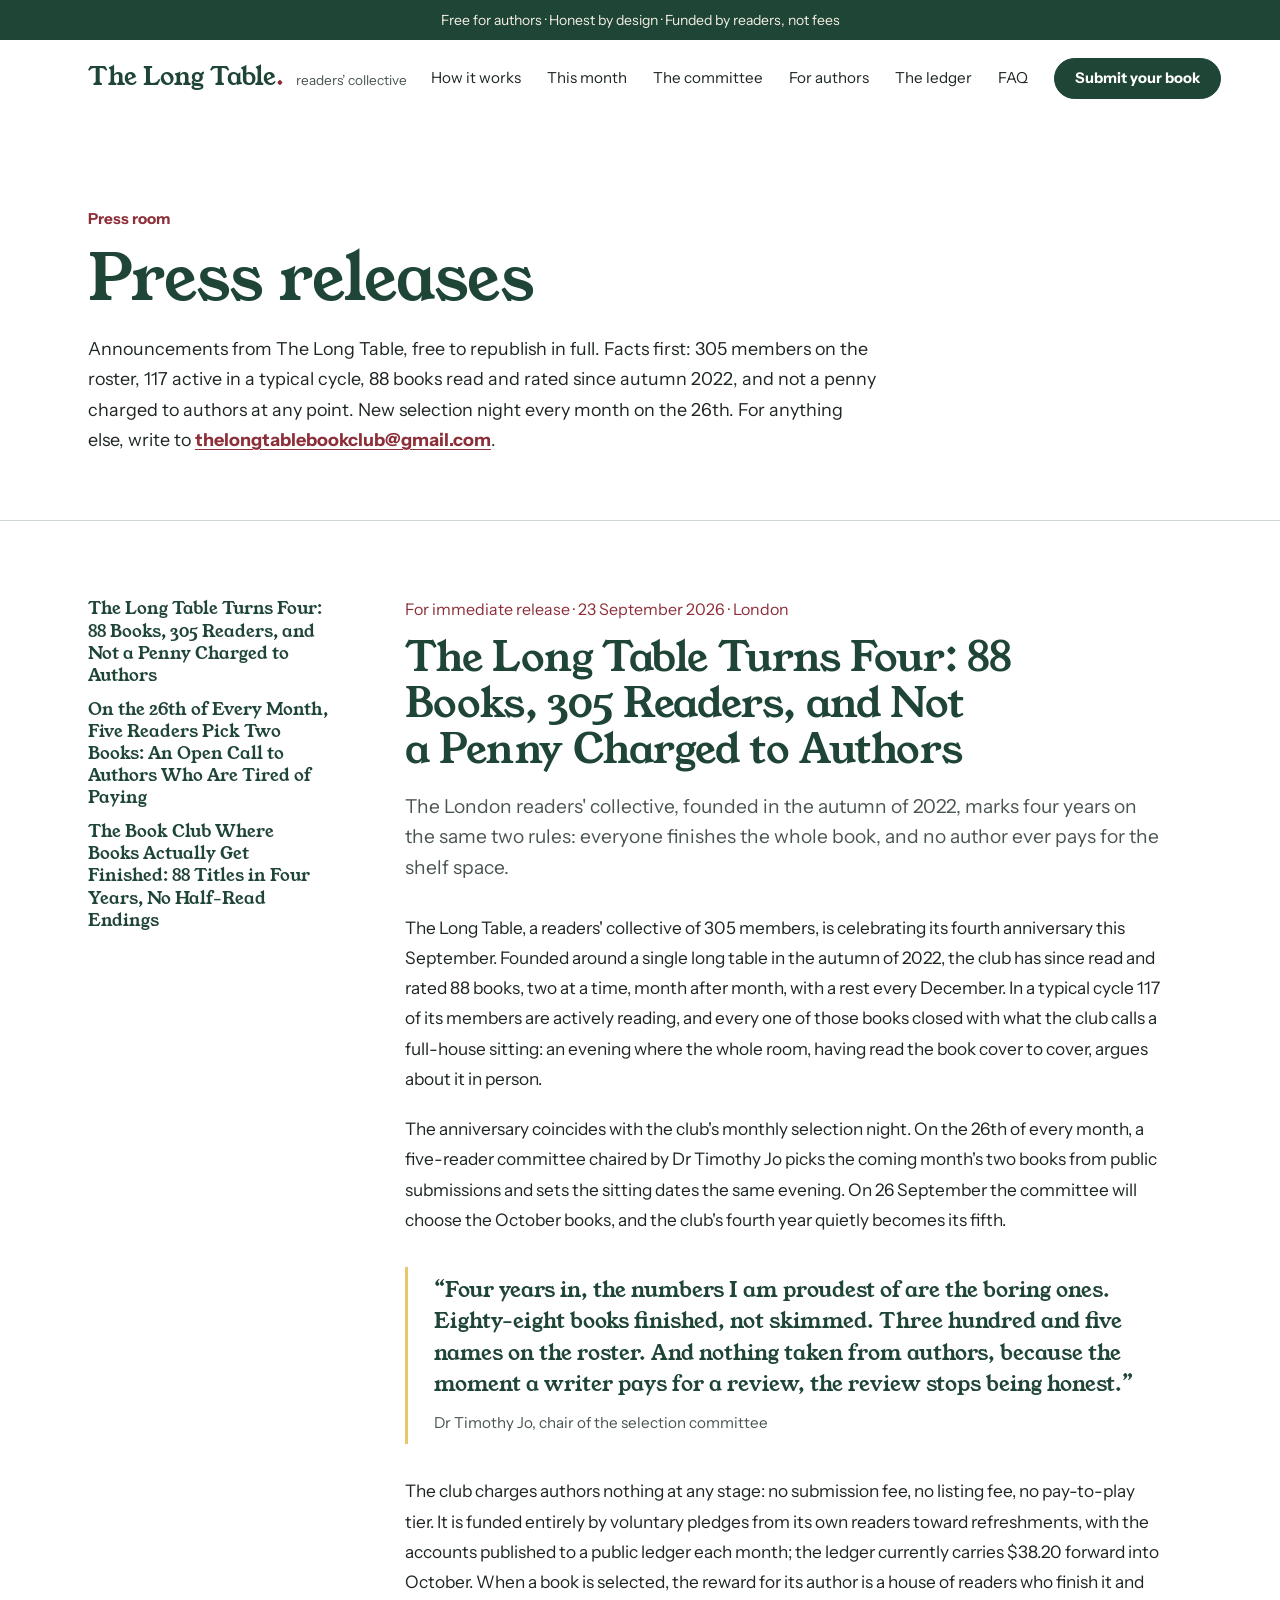
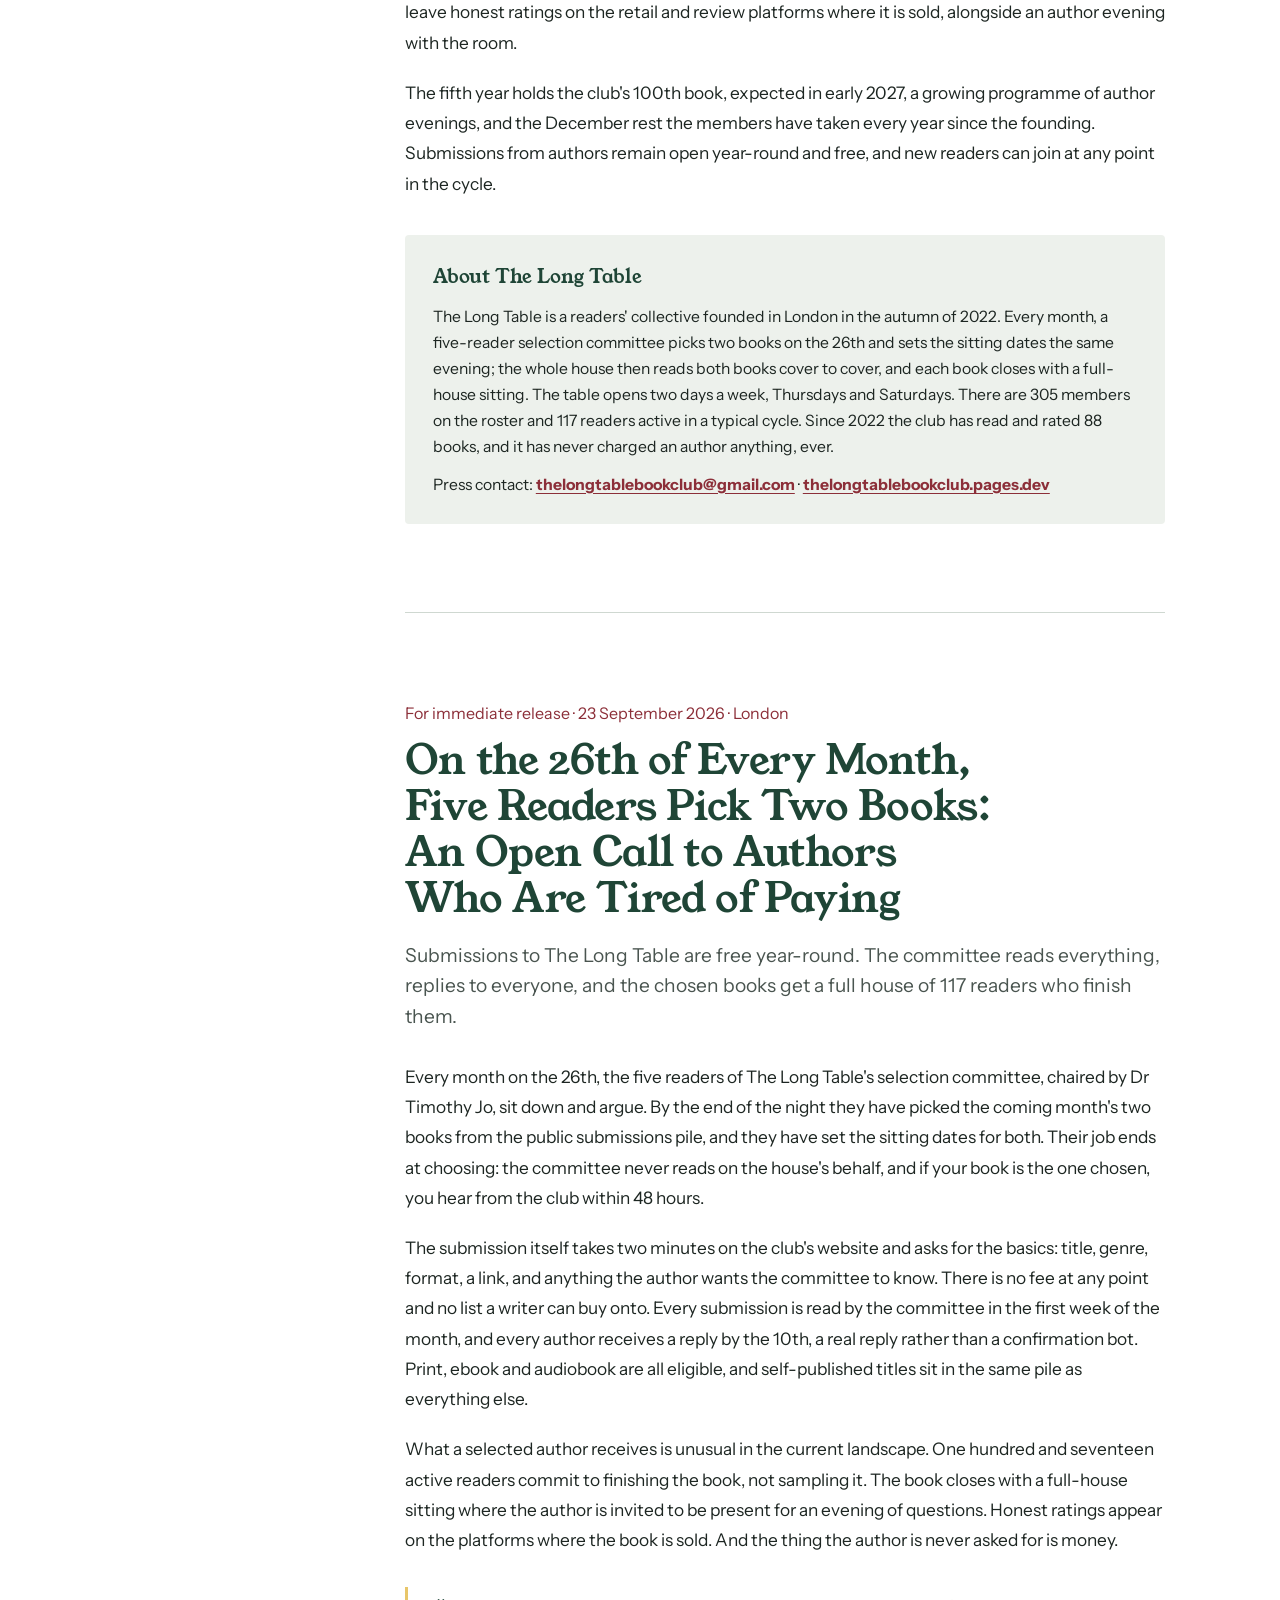
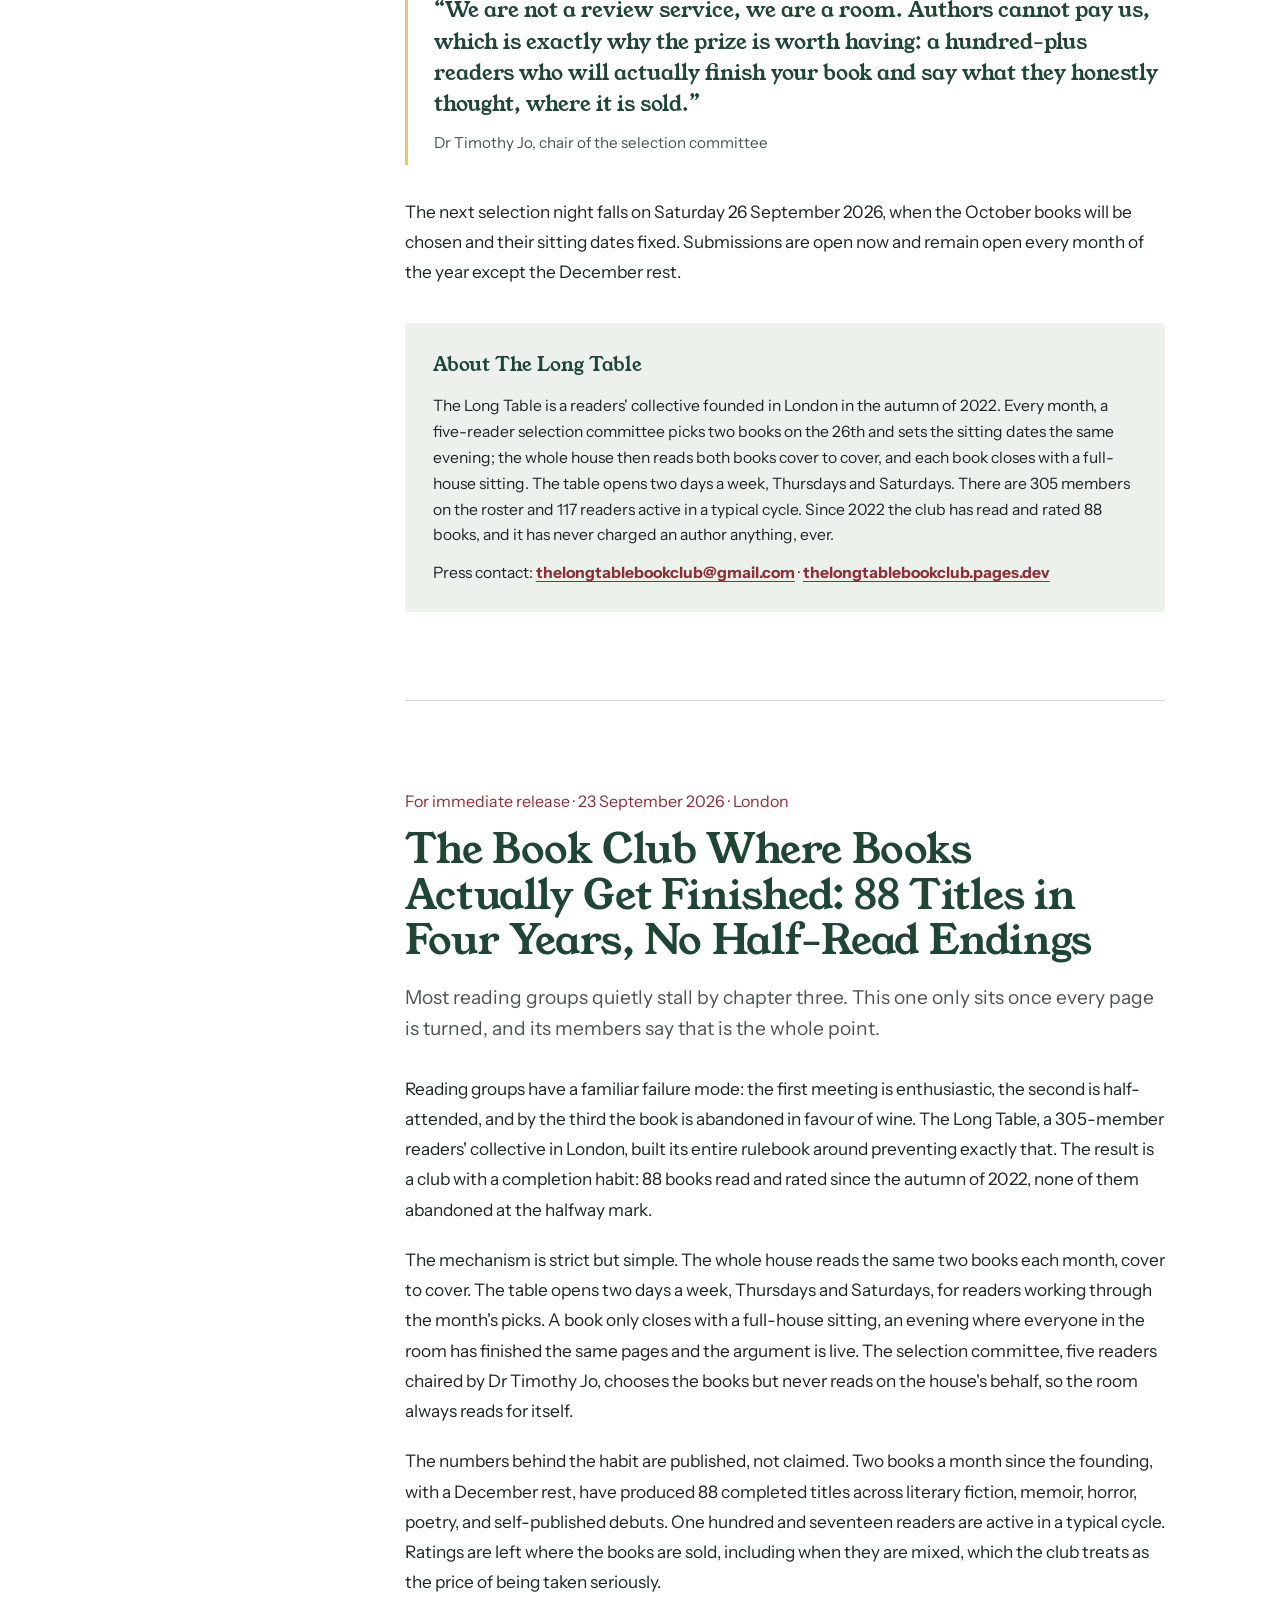
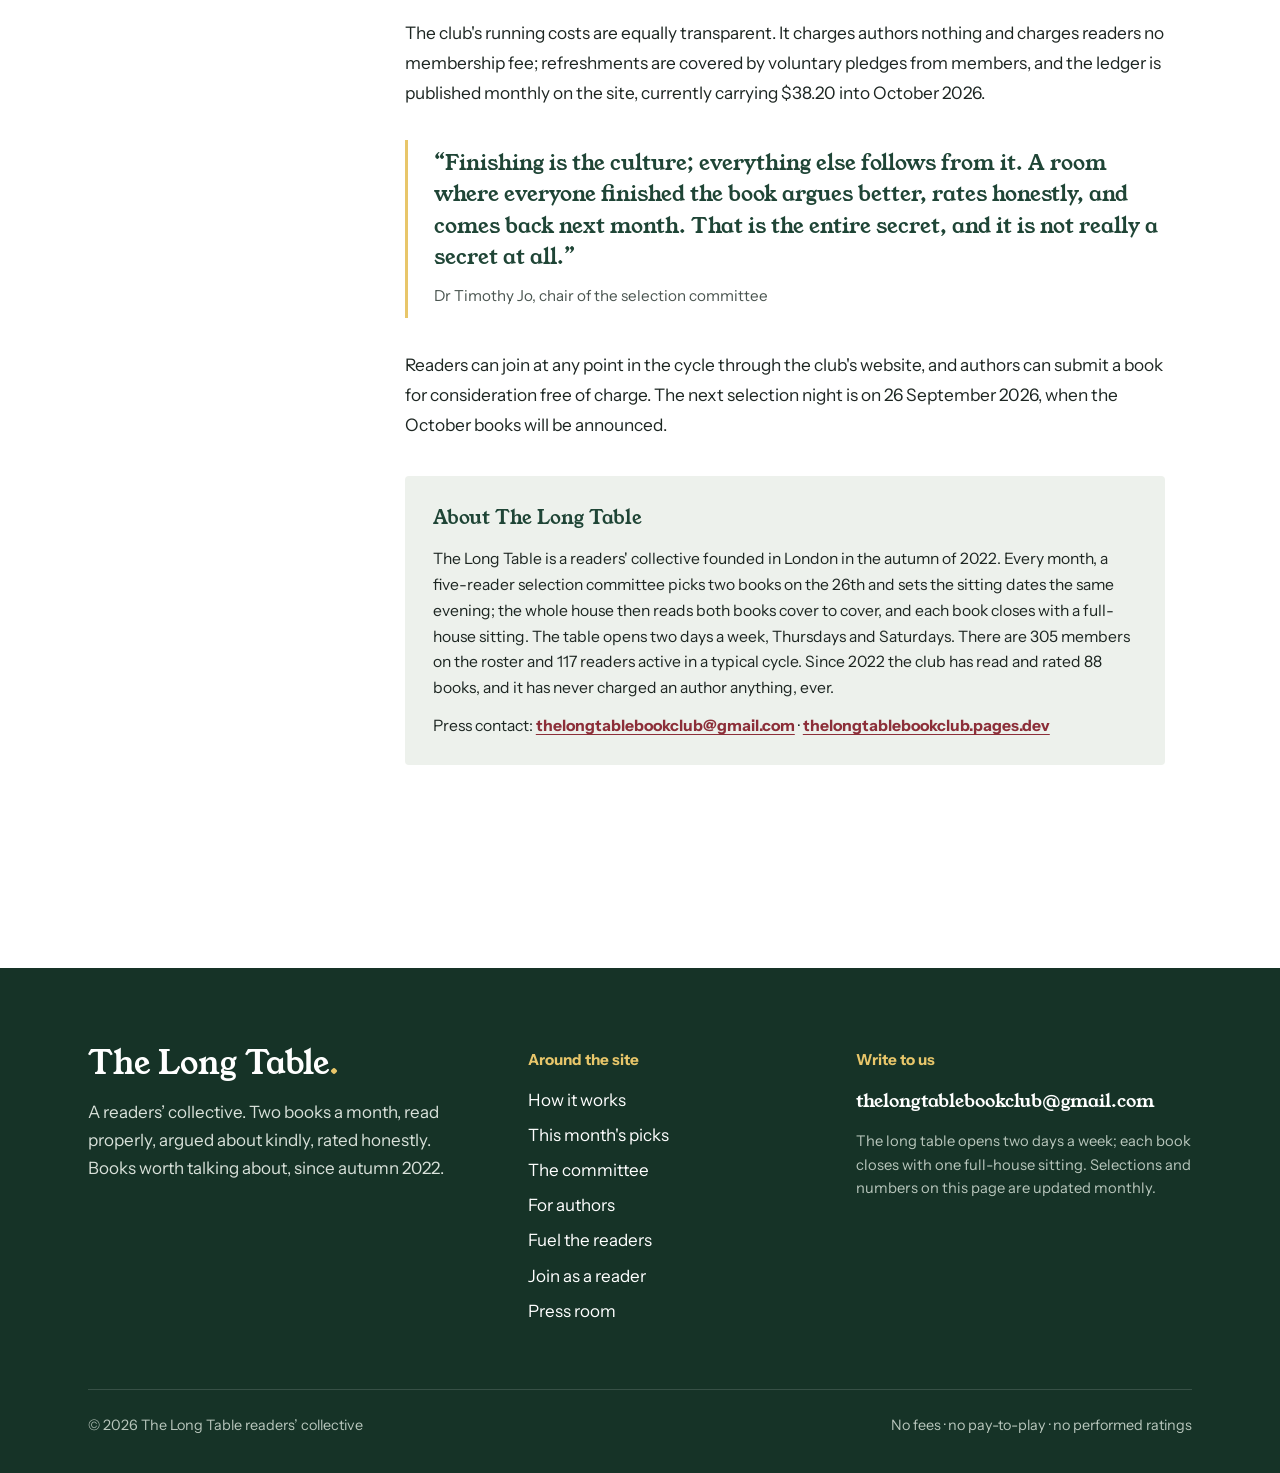
<file: press.html>
<!DOCTYPE html>
<html lang="en">
<head>
<meta charset="utf-8">
<meta name="viewport" content="width=device-width, initial-scale=1">
<title>Press room · The Long Table</title>
<meta name="description" content="Press releases from The Long Table readers' collective: four years, 88 books, 305 readers, and never a fee for authors. Selection night on the 26th of every month.">
<meta property="og:title" content="The Long Table · Books worth talking about">
<meta property="og:description" content="Two books a month. All 305 of us read them. Honest ratings on the platforms where you sell. Free for authors, always.">
<meta property="og:site_name" content="The Long Table">
<meta property="og:type" content="website">
<meta name="theme-color" content="#1f4536">
<link rel="icon" href="icon.svg">
<link rel="preload" href="fonts/young-serif.woff" as="font" type="font/woff" crossorigin>
<link rel="stylesheet" href="styles.css">
</head>
<body>
<a class="skip" href="#main">Skip to content</a>
<div class="strip"><p>Free for authors · Honest by design · Funded by readers, not fees</p></div>
<header class="site-header" id="site-header">
  <div class="wrap site-header__bar">
    <a class="brand" href="./#top">
      <span class="brand__name">The Long Table<span>.</span></span>
      <span class="brand__tag">readers’ collective</span>
    </a>
    <nav class="nav" aria-label="Main">
      <a href="./#how">How it works</a>
      <a href="./#picks">This month</a>
      <a href="./#committee">The committee</a>
      <a href="./#authors">For authors</a>
      <a href="./#ledger">The ledger</a>
      <a href="./#faq">FAQ</a>
      <a class="btn" href="./#authors">Submit your book</a>
    </nav>
    <button class="menu-toggle" type="button" aria-expanded="false" aria-controls="mobile-nav" aria-label="Open menu"><span></span></button>
  </div>
  <nav class="mobile-nav" id="mobile-nav" aria-label="Mobile">
    <a href="./#how">How it works</a>
    <a href="./#picks">This month</a>
    <a href="./#committee">The committee</a>
    <a href="./#authors">For authors</a>
    <a href="./#ledger">The ledger</a>
    <a href="./#faq">FAQ</a>
    <a class="btn" href="./#authors">Submit your book</a>
  </nav>
</header>
<main id="main">
<section class="press-hero"><div class="wrap">
<p class="kicker">Press room</p><h1>Press releases</h1>
<p>Announcements from The Long Table, free to republish in full. Facts first: 305 members on the roster, 117 active in a typical cycle, 88 books read and rated since autumn 2022, and not a penny charged to authors at any point. New selection night every month on the 26th. For anything else, write to <a href="mailto:thelongtablebookclub@gmail.com">thelongtablebookclub@gmail.com</a>.</p>
</div></section>
<div class="wrap press-layout">
<nav class="press-toc" aria-label="Press releases"><ul>
<li><a href="#fourth-anniversary">The Long Table Turns Four: 88 Books, 305 Readers, and Not a Penny Charged to Authors</a></li>
<li><a href="#selection-ritual">On the 26th of Every Month, Five Readers Pick Two Books: An Open Call to Authors Who Are Tired of Paying</a></li>
<li><a href="#completion-culture">The Book Club Where Books Actually Get Finished: 88 Titles in Four Years, No Half-Read Endings</a></li>
</ul></nav><div>
<article class="release" id="fourth-anniversary"><p class="release__dateline cap-first">for immediate release · 23 September 2026 · London</p><h2>The Long Table Turns Four: 88 Books, 305 Readers, and Not a Penny Charged to Authors</h2><p class="release__standfirst">The London readers' collective, founded in the autumn of 2022, marks four years on the same two rules: everyone finishes the whole book, and no author ever pays for the shelf space.</p><div class="release__body">
<p>The Long Table, a readers' collective of 305 members, is celebrating its fourth anniversary this September. Founded around a single long table in the autumn of 2022, the club has since read and rated 88 books, two at a time, month after month, with a rest every December. In a typical cycle 117 of its members are actively reading, and every one of those books closed with what the club calls a full-house sitting: an evening where the whole room, having read the book cover to cover, argues about it in person.</p>
<p>The anniversary coincides with the club's monthly selection night. On the 26th of every month, a five-reader committee chaired by Dr Timothy Jo picks the coming month's two books from public submissions and sets the sitting dates the same evening. On 26 September the committee will choose the October books, and the club's fourth year quietly becomes its fifth.</p>
<blockquote><p>“Four years in, the numbers I am proudest of are the boring ones. Eighty-eight books finished, not skimmed. Three hundred and five names on the roster. And nothing taken from authors, because the moment a writer pays for a review, the review stops being honest.”</p><footer>Dr Timothy Jo, chair of the selection committee</footer></blockquote>
<p>The club charges authors nothing at any stage: no submission fee, no listing fee, no pay-to-play tier. It is funded entirely by voluntary pledges from its own readers toward refreshments, with the accounts published to a public ledger each month; the ledger currently carries $38.20 forward into October. When a book is selected, the reward for its author is a house of readers who finish it and leave honest ratings on the retail and review platforms where it is sold, alongside an author evening with the room.</p>
<p>The fifth year holds the club's 100th book, expected in early 2027, a growing programme of author evenings, and the December rest the members have taken every year since the founding. Submissions from authors remain open year-round and free, and new readers can join at any point in the cycle.</p>
</div><div class="release__about"><p>About The Long Table</p><p>The Long Table is a readers' collective founded in London in the autumn of 2022. Every month, a five-reader selection committee picks two books on the 26th and sets the sitting dates the same evening; the whole house then reads both books cover to cover, and each book closes with a full-house sitting. The table opens two days a week, Thursdays and Saturdays. There are 305 members on the roster and 117 readers active in a typical cycle. Since 2022 the club has read and rated 88 books, and it has never charged an author anything, ever.</p><p>Press contact: <a href="mailto:thelongtablebookclub@gmail.com">thelongtablebookclub@gmail.com</a> · <a href="./">thelongtablebookclub.pages.dev</a></p></div></article>
<article class="release" id="selection-ritual"><p class="release__dateline cap-first">for immediate release · 23 September 2026 · London</p><h2>On the 26th of Every Month, Five Readers Pick Two Books: An Open Call to Authors Who Are Tired of Paying</h2><p class="release__standfirst">Submissions to The Long Table are free year-round. The committee reads everything, replies to everyone, and the chosen books get a full house of 117 readers who finish them.</p><div class="release__body">
<p>Every month on the 26th, the five readers of The Long Table's selection committee, chaired by Dr Timothy Jo, sit down and argue. By the end of the night they have picked the coming month's two books from the public submissions pile, and they have set the sitting dates for both. Their job ends at choosing: the committee never reads on the house's behalf, and if your book is the one chosen, you hear from the club within 48 hours.</p>
<p>The submission itself takes two minutes on the club's website and asks for the basics: title, genre, format, a link, and anything the author wants the committee to know. There is no fee at any point and no list a writer can buy onto. Every submission is read by the committee in the first week of the month, and every author receives a reply by the 10th, a real reply rather than a confirmation bot. Print, ebook and audiobook are all eligible, and self-published titles sit in the same pile as everything else.</p>
<p>What a selected author receives is unusual in the current landscape. One hundred and seventeen active readers commit to finishing the book, not sampling it. The book closes with a full-house sitting where the author is invited to be present for an evening of questions. Honest ratings appear on the platforms where the book is sold. And the thing the author is never asked for is money.</p>
<blockquote><p>“We are not a review service, we are a room. Authors cannot pay us, which is exactly why the prize is worth having: a hundred-plus readers who will actually finish your book and say what they honestly thought, where it is sold.”</p><footer>Dr Timothy Jo, chair of the selection committee</footer></blockquote>
<p>The next selection night falls on Saturday 26 September 2026, when the October books will be chosen and their sitting dates fixed. Submissions are open now and remain open every month of the year except the December rest.</p>
</div><div class="release__about"><p>About The Long Table</p><p>The Long Table is a readers' collective founded in London in the autumn of 2022. Every month, a five-reader selection committee picks two books on the 26th and sets the sitting dates the same evening; the whole house then reads both books cover to cover, and each book closes with a full-house sitting. The table opens two days a week, Thursdays and Saturdays. There are 305 members on the roster and 117 readers active in a typical cycle. Since 2022 the club has read and rated 88 books, and it has never charged an author anything, ever.</p><p>Press contact: <a href="mailto:thelongtablebookclub@gmail.com">thelongtablebookclub@gmail.com</a> · <a href="./">thelongtablebookclub.pages.dev</a></p></div></article>
<article class="release" id="completion-culture"><p class="release__dateline cap-first">for immediate release · 23 September 2026 · London</p><h2>The Book Club Where Books Actually Get Finished: 88 Titles in Four Years, No Half-Read Endings</h2><p class="release__standfirst">Most reading groups quietly stall by chapter three. This one only sits once every page is turned, and its members say that is the whole point.</p><div class="release__body">
<p>Reading groups have a familiar failure mode: the first meeting is enthusiastic, the second is half-attended, and by the third the book is abandoned in favour of wine. The Long Table, a 305-member readers' collective in London, built its entire rulebook around preventing exactly that. The result is a club with a completion habit: 88 books read and rated since the autumn of 2022, none of them abandoned at the halfway mark.</p>
<p>The mechanism is strict but simple. The whole house reads the same two books each month, cover to cover. The table opens two days a week, Thursdays and Saturdays, for readers working through the month's picks. A book only closes with a full-house sitting, an evening where everyone in the room has finished the same pages and the argument is live. The selection committee, five readers chaired by Dr Timothy Jo, chooses the books but never reads on the house's behalf, so the room always reads for itself.</p>
<p>The numbers behind the habit are published, not claimed. Two books a month since the founding, with a December rest, have produced 88 completed titles across literary fiction, memoir, horror, poetry, and self-published debuts. One hundred and seventeen readers are active in a typical cycle. Ratings are left where the books are sold, including when they are mixed, which the club treats as the price of being taken seriously.</p>
<p>The club's running costs are equally transparent. It charges authors nothing and charges readers no membership fee; refreshments are covered by voluntary pledges from members, and the ledger is published monthly on the site, currently carrying $38.20 into October 2026.</p>
<blockquote><p>“Finishing is the culture; everything else follows from it. A room where everyone finished the book argues better, rates honestly, and comes back next month. That is the entire secret, and it is not really a secret at all.”</p><footer>Dr Timothy Jo, chair of the selection committee</footer></blockquote>
<p>Readers can join at any point in the cycle through the club's website, and authors can submit a book for consideration free of charge. The next selection night is on 26 September 2026, when the October books will be announced.</p>
</div><div class="release__about"><p>About The Long Table</p><p>The Long Table is a readers' collective founded in London in the autumn of 2022. Every month, a five-reader selection committee picks two books on the 26th and sets the sitting dates the same evening; the whole house then reads both books cover to cover, and each book closes with a full-house sitting. The table opens two days a week, Thursdays and Saturdays. There are 305 members on the roster and 117 readers active in a typical cycle. Since 2022 the club has read and rated 88 books, and it has never charged an author anything, ever.</p><p>Press contact: <a href="mailto:thelongtablebookclub@gmail.com">thelongtablebookclub@gmail.com</a> · <a href="./">thelongtablebookclub.pages.dev</a></p></div></article>
</div></div></main><footer class="site-footer">
  <div class="wrap">
    <div class="footer__grid">
      <div>
        <p class="footer__brand">The Long Table<span>.</span></p>
        <p class="footer__about">A readers’ collective. Two books a month, read properly, argued about kindly, rated honestly. Books worth talking about, since autumn 2022.</p>
      </div>
      <nav aria-label="Footer">
        <p class="footer__head">Around the site</p>
        <ul>
          <li><a href="./#how">How it works</a></li>
          <li><a href="./#picks">This month's picks</a></li>
          <li><a href="./#committee">The committee</a></li>
          <li><a href="./#authors">For authors</a></li>
          <li><a href="./#ledger">Fuel the readers</a></li>
          <li><a href="./#join">Join as a reader</a></li>
          <li><a href="press.html">Press room</a></li>
        </ul>
      </nav>
      <div>
        <p class="footer__head">Write to us</p>
        <a class="footer__mail" href="mailto:thelongtablebookclub@gmail.com">thelongtablebookclub@gmail.com</a>
        <p class="footer__note">The long table opens two days a week; each book closes with one full-house sitting. Selections and numbers on this page are updated monthly.</p>
      </div>
    </div>
    <div class="footer__base">
      <p>© 2026 The Long Table readers’ collective</p>
      <p class="cap-first">no fees · no pay-to-play · no performed ratings</p>
    </div>
  </div>
</footer>
<script src="app.js" defer></script>
</body>
</html>
</file>
<file: styles.css>
/* The Long Table — site styles
   Palette: book-cloth bottle green, oxblood, mustard, on white paper with a pale "endpaper" tint. */

@font-face { font-family: "Young Serif"; src: url("fonts/young-serif.woff") format("woff"); font-weight: 400; font-style: normal; font-display: swap; }
@font-face { font-family: "Instrument Sans"; src: url("fonts/instrument-sans.woff") format("woff"); font-weight: 400; font-style: normal; font-display: swap; }
@font-face { font-family: "Instrument Sans"; src: url("fonts/instrument-sans-italic.woff") format("woff"); font-weight: 400; font-style: italic; font-display: swap; }
@font-face { font-family: "Instrument Sans"; src: url("fonts/instrument-sans-bold.woff") format("woff"); font-weight: 700; font-style: normal; font-display: swap; }

:root {
  --paper: #ffffff;
  --endpaper: #edf1ec;
  --endpaper-2: #e2e9e2;
  --ink: #1d2622;
  --ink-soft: #4a5550;
  --rule: #cfd8d1;
  --green: #1f4536;
  --green-deep: #163327;
  --oxblood: #8c2f39;
  --mustard: #e8c66a;
  --slate: #3e5c76;
  --sand: #d9cbb0;
  --rose: #c98f8f;

  --serif: "Young Serif", Georgia, "Times New Roman", serif;
  --sans: "Instrument Sans", system-ui, -apple-system, "Segoe UI", sans-serif;

  --wrap: 1200px;
  --gutter: clamp(20px, 4vw, 48px);
  --section: clamp(72px, 9vw, 128px);
}

*,
*::before,
*::after { box-sizing: border-box; }

html { scroll-behavior: smooth; scroll-padding-top: 88px; -webkit-text-size-adjust: 100%; }
@media (prefers-reduced-motion: reduce) { html { scroll-behavior: auto; } *, *::before, *::after { transition: none !important; animation: none !important; } }

body {
  margin: 0;
  background: var(--paper);
  color: var(--ink);
  font-family: var(--sans);
  font-size: 1.0625rem;
  line-height: 1.6;
  -webkit-font-smoothing: antialiased;
  text-rendering: optimizeLegibility;
}

img { display: block; max-width: 100%; height: auto; }
a { color: inherit; }
p { margin: 0; }
h1, h2, h3 { font-family: var(--serif); font-weight: 400; margin: 0; letter-spacing: -0.01em; text-wrap: balance; }
blockquote, figure, dl, dd, ul, ol { margin: 0; padding: 0; }
ul, ol { list-style: none; }

:focus-visible { outline: 2px solid var(--oxblood); outline-offset: 3px; border-radius: 2px; }

.wrap { width: 100%; max-width: var(--wrap); margin-inline: auto; padding-inline: var(--gutter); }
.skip { position: absolute; left: -9999px; top: 0; z-index: 100; background: var(--green); color: #fff; padding: 10px 16px; }
.skip:focus { left: 12px; top: 12px; }

/* Lowercase meta lines from the copy: shown in sentence or title case without altering the text */
.cap-first::first-letter { text-transform: uppercase; }
.cap-title { text-transform: capitalize; }

.kicker { font-family: var(--sans); font-weight: 600; font-size: 0.95rem; color: var(--oxblood); margin-bottom: 14px; }
.h2 { font-size: clamp(2rem, 3.6vw, 3.1rem); line-height: 1.08; max-width: 18ch; }
.intro { margin-top: 20px; font-size: 1.125rem; line-height: 1.65; color: var(--ink-soft); max-width: 62ch; }

/* Buttons */
.btn {
  display: inline-flex; align-items: center; justify-content: center; gap: 8px;
  font-family: var(--sans); font-weight: 600; font-size: 1rem; line-height: 1;
  padding: 16px 28px; border-radius: 999px; border: 1.5px solid var(--green);
  background: var(--green); color: #fff; text-decoration: none; cursor: pointer;
  transition: background-color .2s ease, color .2s ease, border-color .2s ease;
}
.btn:hover { background: var(--green-deep); border-color: var(--green-deep); }
.btn--line { background: transparent; color: var(--green); }
.btn--line:hover { background: var(--green); color: #fff; }
.btn[disabled] { opacity: .6; cursor: progress; }

/* ---------- Top strip + header ---------- */
.strip { background: var(--green); color: #f3efe2; font-size: 0.875rem; text-align: center; padding: 9px var(--gutter); }

.site-header { position: sticky; top: 0; z-index: 50; background: rgba(255,255,255,.96); border-bottom: 1px solid transparent; transition: border-color .2s ease; }
.site-header.is-scrolled { border-bottom-color: var(--rule); }
@supports (backdrop-filter: blur(8px)) { .site-header { background: rgba(255,255,255,.88); backdrop-filter: blur(8px); } }
.site-header__bar { display: flex; align-items: center; justify-content: space-between; gap: 24px; height: 76px; }
.brand { display: flex; align-items: baseline; gap: 12px; text-decoration: none; }
.brand__name { font-family: var(--serif); font-size: 1.55rem; line-height: 1; color: var(--green); }
.brand__name span { color: var(--oxblood); }
.brand__tag { font-size: 0.85rem; color: var(--ink-soft); }
.nav { display: flex; align-items: center; gap: 26px; white-space: nowrap; }
.brand { white-space: nowrap; }
.nav a:not(.btn) { font-size: 0.95rem; font-weight: 500; text-decoration: none; color: var(--ink); padding: 6px 0; background: linear-gradient(var(--oxblood), var(--oxblood)) 0 100% / 0 1.5px no-repeat; transition: background-size .2s ease; }
.nav a:not(.btn):hover { background-size: 100% 1.5px; }
.nav .btn { padding: 12px 20px; font-size: 0.92rem; }
.menu-toggle { display: none; width: 44px; height: 44px; border: 0; background: none; cursor: pointer; padding: 0; align-items: center; justify-content: center; }
.menu-toggle span, .menu-toggle span::before, .menu-toggle span::after { display: block; width: 22px; height: 1.5px; background: var(--ink); position: relative; transition: transform .25s ease, opacity .2s ease; }
.menu-toggle span::before, .menu-toggle span::after { content: ""; position: absolute; left: 0; }
.menu-toggle span::before { top: -7px; } .menu-toggle span::after { top: 7px; }
.menu-toggle[aria-expanded="true"] span { background: transparent; }
.menu-toggle[aria-expanded="true"] span::before { transform: translateY(7px) rotate(45deg); }
.menu-toggle[aria-expanded="true"] span::after { transform: translateY(-7px) rotate(-45deg); }
.mobile-nav { display: none; border-top: 1px solid var(--rule); padding: 8px var(--gutter) 24px; }
.mobile-nav a:not(.btn) { display: block; font-family: var(--serif); font-size: 1.3rem; padding: 14px 0; border-bottom: 1px solid var(--rule); text-decoration: none; color: var(--green); }
.mobile-nav .btn { margin-top: 20px; width: 100%; }

@media (max-width: 1240px) { .brand__tag { display: none; } }
@media (max-width: 1060px) { .nav a:not(.btn) { display: none; } }
@media (max-width: 760px) {
  .nav, .brand__tag { display: none; }
  .menu-toggle { display: inline-flex; }
  .site-header.menu-open .mobile-nav { display: block; }
}

/* ---------- Hero ---------- */
.hero { padding: clamp(40px, 6vw, 80px) 0 clamp(56px, 7vw, 96px); }
.hero__grid { display: grid; grid-template-columns: minmax(0, 0.9fr) minmax(0, 1.25fr); gap: clamp(32px, 5vw, 72px); align-items: center; }
.hero__kicker { font-size: 1rem; color: var(--ink-soft); margin-bottom: 22px; }
.hero h1 { font-size: clamp(2.7rem, 5.6vw, 4.9rem); line-height: 1.02; color: var(--green); letter-spacing: -0.02em; max-width: 12ch; }
.hero__lede { margin-top: 28px; font-size: 1.15rem; line-height: 1.65; max-width: 52ch; color: var(--ink); }
.hero__actions { display: flex; flex-wrap: wrap; gap: 14px; margin-top: 36px; }
.hero__figure { position: relative; }
.hero__photo { aspect-ratio: 4 / 3; width: 100%; object-fit: cover; border-radius: 3px; }
.hero__card { position: absolute; left: clamp(-56px, -3vw, -16px); bottom: -36px; background: var(--paper); padding: 20px 24px 22px; max-width: 300px; box-shadow: 0 18px 40px -18px rgba(22, 51, 39, .45); border-top: 4px solid var(--mustard); }
.hero__card p:first-child { font-weight: 600; font-size: .9rem; color: var(--oxblood); }
.hero__card p:last-child { font-family: var(--serif); font-size: 1.3rem; line-height: 1.25; margin-top: 6px; color: var(--green); }
.hero__figure figcaption { margin-top: 14px; padding-left: 270px; min-height: 2.6em; font-size: .9rem; color: var(--ink-soft); text-align: right; }

@media (max-width: 900px) {
  .hero__grid { grid-template-columns: 1fr; }
  .hero__card { position: relative; left: auto; bottom: auto; margin: -40px 16px 0; max-width: none; }
  .hero__figure figcaption { padding-left: 0; min-height: 0; }
  .hero__actions .btn { flex: 1 1 220px; }
}

/* ---------- The shelf (genres as spines) ---------- */
.shelf { padding: 0 0 0; }
.shelf__scroll { overflow-x: auto; scrollbar-width: none; }
.shelf__scroll::-webkit-scrollbar { display: none; }
.shelf__row { display: flex; align-items: flex-end; justify-content: center; gap: 5px; min-width: max-content; padding: 0 var(--gutter); margin: 0 auto; }
.spine {
  writing-mode: vertical-rl;
  height: var(--h, 220px); width: var(--w, 58px);
  display: flex; align-items: center; justify-content: center;
  font-family: var(--serif); font-size: 1.02rem; line-height: 1; white-space: nowrap;
  background: var(--c, var(--green)); color: var(--t, #f3efe2);
  border-radius: 3px 3px 0 0;
  box-shadow: inset 0 14px 0 -10px rgba(255,255,255,.18), inset 0 -18px 0 -14px rgba(0,0,0,.18), inset 3px 0 0 rgba(255,255,255,.08), inset -3px 0 0 rgba(0,0,0,.12);
  position: relative;
}
.spine::before, .spine::after { content: ""; position: absolute; left: 8px; right: 8px; height: 1.5px; background: currentColor; opacity: .45; }
.spine::before { top: 22px; } .spine::after { bottom: 22px; }
.spine--lean { transform: rotate(-4deg); transform-origin: bottom left; margin-left: 10px; margin-right: 6px; }
@media (max-width: 600px) { .spine { height: calc(var(--h) * .78); width: calc(var(--w) * .8); font-size: .9rem; } .spine::before { top: 16px; } .spine::after { bottom: 16px; } }
.shelf__plank { height: 14px; background: var(--green); box-shadow: 0 10px 0 var(--endpaper-2); }

/* ---------- Stats ---------- */
.stats { background: var(--endpaper); padding: 64px 0 56px; }
.stats dl { display: grid; grid-template-columns: repeat(4, 1fr); }
.stats dl > div { padding: 4px 28px; border-left: 1px solid var(--rule); }
.stats dl > div:first-child { border-left: 0; padding-left: 0; }
.stats dt { font-family: var(--serif); font-size: clamp(2.4rem, 4vw, 3.4rem); line-height: 1; color: var(--green); }
.stats dd { margin-top: 10px; font-size: .98rem; color: var(--ink-soft); max-width: 20ch; }
@media (max-width: 760px) {
  .stats dl { grid-template-columns: 1fr 1fr; row-gap: 32px; }
  .stats dl > div { padding: 0 0 0 20px; }
  .stats dl > div:nth-child(odd) { border-left: 0; padding-left: 0; }
}

/* ---------- Sections ---------- */
.section { padding: var(--section) 0; }
.section--tint { background: var(--endpaper); }
.section__head { margin-bottom: clamp(40px, 5vw, 64px); }

/* How it works */
.steps { display: grid; grid-template-columns: repeat(4, 1fr); gap: clamp(24px, 3vw, 40px); counter-reset: step; }
.step { border-top: 2px solid var(--green); padding-top: 22px; }
.step__top { display: flex; align-items: center; justify-content: space-between; margin-bottom: 26px; }
.step__num { font-family: var(--serif); font-size: 1.05rem; color: var(--oxblood); }
.step svg { width: 46px; height: 46px; color: var(--green); }
.step h3 { font-size: 1.45rem; line-height: 1.2; color: var(--green); }
.step p { margin-top: 12px; font-size: 1rem; color: var(--ink-soft); }
.honesty-note { margin-top: clamp(48px, 5vw, 72px); display: grid; grid-template-columns: auto 1fr; gap: 20px; align-items: start; max-width: 860px; padding: 26px 30px; background: var(--endpaper); border-radius: 4px; }
.honesty-note svg { width: 30px; height: 30px; color: var(--oxblood); margin-top: 2px; }
.honesty-note p { font-size: 1.05rem; }
@media (max-width: 1000px) { .steps { grid-template-columns: 1fr 1fr; row-gap: 48px; } }
@media (max-width: 600px) { .steps { grid-template-columns: 1fr; } .honesty-note { grid-template-columns: 1fr; gap: 10px; padding: 22px; } }

/* This cycle */
.picks__head { display: grid; grid-template-columns: 1.3fr 1fr; gap: 40px; align-items: end; margin-bottom: clamp(44px, 5vw, 64px); }
.picks__dates { font-size: 1.02rem; color: var(--green); border-left: 3px solid var(--mustard); padding: 4px 0 4px 18px; justify-self: end; max-width: 30ch; }
.picks { display: grid; grid-template-columns: 1fr 1fr; gap: clamp(28px, 4vw, 56px); }
.pick { display: grid; grid-template-columns: minmax(150px, 0.8fr) 1.2fr; gap: clamp(22px, 2.6vw, 36px); align-items: start; background: var(--paper); padding: clamp(24px, 3vw, 36px); border-radius: 4px; }
.cover { position: relative; aspect-ratio: 2 / 3; background: var(--endpaper-2); border-radius: 2px 4px 4px 2px; overflow: hidden; box-shadow: 0 1px 2px rgba(22,51,39,.25), 0 16px 28px -14px rgba(22,51,39,.55); }
.cover img { width: 100%; height: 100%; object-fit: cover; }
.cover::after { content: ""; position: absolute; inset: 0; background: linear-gradient(90deg, rgba(0,0,0,.22) 0, rgba(255,255,255,.18) 3px, rgba(0,0,0,0) 9px); pointer-events: none; }
.pick__meta { font-size: .98rem; color: var(--oxblood); font-weight: 500; }
.pick h3 { margin-top: 8px; font-size: clamp(1.8rem, 2.6vw, 2.3rem); line-height: 1.05; color: var(--green); }
.pick__by { margin-top: 6px; color: var(--ink-soft); font-size: .98rem; }
.pick blockquote { margin-top: 22px; font-style: italic; font-size: 1.1rem; line-height: 1.55; color: var(--ink); }
.pick blockquote footer { margin-top: 10px; font-family: var(--sans); font-size: .92rem; color: var(--ink-soft); }
.pick__sitting { margin-top: 22px; padding-top: 14px; border-top: 1px solid var(--rule); font-size: .98rem; font-weight: 500; color: var(--green); }

.recent { margin-top: clamp(64px, 7vw, 96px); }
.recent__head { display: flex; flex-wrap: wrap; align-items: baseline; justify-content: space-between; gap: 8px 24px; padding-bottom: 18px; border-bottom: 1px solid var(--rule); }
.recent__head h3 { font-size: 1.7rem; color: var(--green); }
.recent__head p { font-size: .98rem; color: var(--ink-soft); }
.recent ul { display: grid; grid-template-columns: repeat(4, 1fr); gap: clamp(20px, 3vw, 40px); margin-top: 36px; }
.recent li .cover { margin-bottom: 16px; }
.recent__title { display: flex; justify-content: space-between; gap: 12px; align-items: baseline; }
.recent__title p:first-child { font-family: var(--serif); font-size: 1.15rem; line-height: 1.2; color: var(--green); }
.rating { font-family: var(--serif); font-size: 1.15rem; color: var(--oxblood); white-space: nowrap; }
.rating::before { content: "★ "; font-size: .85em; }
.recent li > p { font-size: .92rem; color: var(--ink-soft); margin-top: 4px; }
.recent li > p + p { margin-top: 0; }
.archive-line { margin-top: 44px; font-size: 1.05rem; max-width: 70ch; }
.archive-line span { font-family: var(--serif); color: var(--oxblood); }
@media (max-width: 1000px) { .picks { grid-template-columns: 1fr; } .picks__head { grid-template-columns: 1fr; } .picks__dates { justify-self: start; } }
@media (max-width: 760px) { .recent ul { grid-template-columns: 1fr 1fr; row-gap: 36px; } }
@media (max-width: 520px) { .pick { grid-template-columns: 1fr; } .pick .cover { max-width: 220px; } }

/* Committee */
.chair { display: grid; grid-template-columns: minmax(0, 0.85fr) minmax(0, 1.15fr); gap: clamp(36px, 6vw, 88px); align-items: start; }
.chair__photo img { aspect-ratio: 3 / 4; width: 100%; object-fit: cover; border-radius: 3px; }
.chair__photo figcaption { margin-top: 12px; font-size: .95rem; color: var(--ink-soft); }
.chair__role { font-weight: 600; font-size: .95rem; color: var(--oxblood); }
.chair h3 { font-size: clamp(2.2rem, 3.6vw, 3rem); line-height: 1.05; color: var(--green); margin-top: 6px; }
.chair__since { margin-top: 8px; color: var(--ink-soft); font-size: 1rem; }
.chair__bio { margin-top: 28px; display: grid; gap: 18px; font-size: 1.08rem; line-height: 1.7; max-width: 62ch; }
.chair__rule { margin: 36px 0; padding: 30px 0; border-block: 1px solid var(--rule); }
.chair__rule p { font-family: var(--serif); font-size: clamp(1.55rem, 2.6vw, 2.1rem); line-height: 1.25; color: var(--green); max-width: 24ch; }
.facts { display: grid; grid-template-columns: repeat(3, 1fr); gap: 24px; }
.facts dt { font-family: var(--serif); font-size: 1.5rem; color: var(--oxblood); line-height: 1.1; }
.facts dd { margin-top: 6px; font-size: .95rem; color: var(--ink-soft); }
.chair__close { margin-top: 32px; font-size: 1.05rem; max-width: 62ch; }
@media (max-width: 900px) { .chair { grid-template-columns: 1fr; } .chair__photo { max-width: 460px; } }
@media (max-width: 520px) { .facts { grid-template-columns: 1fr; } }

/* For authors */
.authors { display: grid; grid-template-columns: minmax(0, 1fr) minmax(0, 1fr); gap: clamp(40px, 6vw, 88px); align-items: start; }
.numbers { display: grid; grid-template-columns: 1fr 1fr; gap: 34px 32px; }
.numbers > div { border-top: 1px solid var(--rule); padding-top: 18px; }
.numbers dt { font-family: var(--serif); font-size: clamp(1.9rem, 3vw, 2.4rem); line-height: 1; color: var(--green); }
.numbers dd { margin-top: 10px; font-size: .98rem; color: var(--ink-soft); }
.clause { margin-top: 48px; background: var(--green); color: #eef1ea; padding: 30px 32px 32px; border-radius: 4px; }
.clause p:first-child { font-family: var(--serif); font-size: 1.4rem; color: var(--mustard); }
.clause p:last-child { margin-top: 12px; line-height: 1.7; }
.eligibility { margin-top: 28px; font-size: 1rem; color: var(--ink-soft); max-width: 60ch; }

.form-panel { background: var(--endpaper); padding: clamp(26px, 3.4vw, 44px); border-radius: 6px; position: sticky; top: 100px; }
.form-panel__title { font-family: var(--serif); font-size: 1.5rem; color: var(--green); margin-bottom: 24px; }
.fields { display: grid; grid-template-columns: 1fr 1fr; gap: 18px 18px; }
.field--wide { grid-column: 1 / -1; }
.field label { display: block; font-size: .9rem; font-weight: 600; color: var(--ink); margin-bottom: 7px; }
.field input, .field select, .field textarea {
  width: 100%; font: inherit; font-size: 1rem; color: var(--ink);
  background: var(--paper); border: 1px solid #b9c5bc; border-radius: 6px; padding: 12px 14px;
  transition: border-color .15s ease, box-shadow .15s ease;
}
.field textarea { resize: vertical; min-height: 92px; }
.field select { appearance: none; background-image: url("data:image/svg+xml,%3Csvg xmlns='http://www.w3.org/2000/svg' width='12' height='8' viewBox='0 0 12 8'%3E%3Cpath d='M1 1.5l5 5 5-5' fill='none' stroke='%231f4536' stroke-width='1.6'/%3E%3C/svg%3E"); background-repeat: no-repeat; background-position: right 14px center; padding-right: 40px; }
.field input::placeholder, .field textarea::placeholder { color: #8a958f; }
.field input:focus, .field select:focus, .field textarea:focus { outline: none; border-color: var(--green); box-shadow: 0 0 0 3px rgba(31, 69, 54, .15); }
.field.has-error input, .field.has-error select, .field.has-error textarea { border-color: var(--oxblood); }
.field__error { margin-top: 6px; font-size: .85rem; color: var(--oxblood); }
.form-error { margin-top: 18px; font-size: .92rem; color: var(--oxblood); }
.form-submit { margin-top: 26px; width: 100%; }
.form-fine { margin-top: 14px; font-size: .88rem; color: var(--ink-soft); line-height: 1.55; }
.form-done { text-align: center; padding: 12px 4px; }
.form-done h3, .form-done .form-done__title { font-family: var(--serif); font-size: 1.7rem; color: var(--green); line-height: 1.15; }
.form-done p { margin: 14px auto 0; max-width: 46ch; color: var(--ink-soft); }
.form-done a { color: var(--green); font-weight: 600; text-underline-offset: 3px; }
.linkish { margin-top: 22px; background: none; border: 0; padding: 0; font: inherit; font-weight: 600; color: var(--oxblood); text-decoration: underline; text-underline-offset: 4px; cursor: pointer; }
@media (max-width: 960px) { .authors { grid-template-columns: 1fr; } .form-panel { position: static; } }
@media (max-width: 520px) { .numbers, .fields { grid-template-columns: 1fr; } }

/* Author evenings */
.evenings { display: grid; grid-template-columns: minmax(0, 0.9fr) minmax(0, 1.1fr); gap: clamp(40px, 6vw, 88px); }
.evenings h3 { font-size: clamp(2rem, 3.4vw, 2.8rem); line-height: 1.08; color: var(--green); max-width: 16ch; }
.evenings__body { margin-top: 22px; font-size: 1.08rem; line-height: 1.7; max-width: 56ch; }
.questions__label { font-size: .98rem; color: var(--ink-soft); margin-bottom: 8px; }
.questions li { padding: 26px 0; border-bottom: 1px solid var(--rule); }
.questions li:last-child { border-bottom: 0; }
.questions li p:first-child { font-family: var(--serif); font-size: clamp(1.25rem, 2vw, 1.5rem); line-height: 1.35; color: var(--green); }
.questions li p:last-child { margin-top: 10px; font-size: .95rem; color: var(--oxblood); }
@media (max-width: 900px) { .evenings { grid-template-columns: 1fr; } }

/* Voices */
.voices { display: grid; grid-template-columns: repeat(3, 1fr); gap: clamp(28px, 4vw, 56px); }
.voice blockquote { font-style: italic; font-size: 1.15rem; line-height: 1.6; color: var(--ink); }
.voice { border-top: 4px solid var(--mustard); padding-top: 26px; }
.voice figcaption { margin-top: 20px; padding-top: 16px; border-top: 1px solid var(--rule); }
.voice figcaption p:first-child { font-weight: 600; }
.voice figcaption p:last-child { font-size: .92rem; color: var(--ink-soft); margin-top: 2px; }
@media (max-width: 900px) { .voices { grid-template-columns: 1fr; max-width: 640px; } }

.authorside { background: var(--green); color: #f3efe2; padding: clamp(72px, 9vw, 120px) 0; text-align: center; }
.authorside p.authorside__label { color: var(--mustard); font-weight: 600; font-size: .95rem; }
.authorside blockquote { margin: 22px auto 0; font-family: var(--serif); font-size: clamp(1.6rem, 3vw, 2.4rem); line-height: 1.3; max-width: 30ch; }
.authorside figcaption { margin-top: 26px; font-size: .98rem; color: #c9d4cc; }

/* Ledger */
.ledger { display: grid; grid-template-columns: minmax(0, 1fr) minmax(0, 1fr); gap: clamp(40px, 6vw, 88px); align-items: start; }
.book-ledger { background: #fffdf6; border: 1px solid #e3dcc6; border-radius: 3px; padding: 28px 30px 26px; box-shadow: 0 1px 0 #e3dcc6, 0 3px 0 -1px #fffdf6, 0 4px 0 -1px #e3dcc6; background-image: repeating-linear-gradient(transparent 0 35px, rgba(62, 92, 118, .12) 35px 36px); background-position: 0 70px; }
.book-ledger__head { display: flex; justify-content: space-between; align-items: baseline; gap: 16px; padding-bottom: 16px; border-bottom: 2px solid var(--oxblood); }
.book-ledger__head p:first-child { font-family: var(--serif); font-size: 1.35rem; color: var(--green); }
.book-ledger__head p:last-child { font-size: .95rem; color: var(--ink-soft); }
.book-ledger dl { margin-top: 10px; }
.ledger-row { display: flex; align-items: baseline; gap: 10px; padding: 7px 0; font-variant-numeric: tabular-nums; }
.ledger-row dt { color: var(--ink); }
.ledger-row .dots { flex: 1; border-bottom: 1.5px dotted #9aa69e; transform: translateY(-4px); min-width: 16px; }
.ledger-row dd { font-family: var(--serif); color: var(--ink); white-space: nowrap; }
.ledger-row.is-total { margin-top: 6px; padding-top: 12px; border-top: 1px solid var(--ink); }
.ledger-row.is-total dt, .ledger-row.is-total dd { font-weight: 600; color: var(--green); }
.book-ledger__foot { margin-top: 14px; font-size: .9rem; color: var(--ink-soft); }
.ledger-live { margin-top: 22px; padding-top: 18px; border-top: 1px dashed #b9c5bc; }
.ledger-live__label { display: flex; align-items: center; gap: 8px; font-weight: 600; font-size: .9rem; color: var(--green); }
.ledger-live__label::before { content: ""; width: 7px; height: 7px; border-radius: 50%; background: var(--oxblood); }
.ledger-live__empty { margin-top: 10px; font-style: italic; font-size: .92rem; color: var(--ink-soft); }
.ledger-live small { font-size: .78rem; color: var(--ink-soft); margin-left: 8px; }
.ledger-live__note { font-size: .85rem; font-style: italic; color: var(--ink-soft); margin-top: 2px; }
.ledger-live__sum { margin-top: 12px; font-size: .85rem; color: var(--ink-soft); }
.gathering { margin-top: 40px; }
.gathering img { aspect-ratio: 3 / 2; width: 100%; object-fit: cover; border-radius: 3px; }
.gathering figcaption { margin-top: 10px; font-size: .92rem; color: var(--ink-soft); }

.toggle { display: grid; grid-template-columns: 1fr 1fr; gap: 0; border: 1.5px solid var(--green); border-radius: 999px; padding: 4px; background: var(--paper); }
.toggle button { font: inherit; font-weight: 600; font-size: .95rem; padding: 11px 10px; border: 0; border-radius: 999px; background: transparent; color: var(--green); cursor: pointer; }
.toggle button[aria-pressed="true"] { background: var(--green); color: #fff; }
.tiers { display: grid; grid-template-columns: repeat(3, 1fr); gap: 12px; margin-top: 18px; }
.tier { font: inherit; text-align: left; padding: 16px 16px 14px; border: 1.5px solid #b9c5bc; border-radius: 6px; background: var(--paper); cursor: pointer; color: var(--ink); transition: border-color .15s ease; }
.tier:hover { border-color: var(--green); }
.tier[aria-pressed="true"] { border-color: var(--green); box-shadow: inset 0 0 0 1.5px var(--green); background: #f7faf6; }
.tier strong { display: block; font-family: var(--serif); font-weight: 400; font-size: 1.6rem; line-height: 1; color: var(--green); }
.tier span { display: block; margin-top: 8px; font-size: .85rem; line-height: 1.35; color: var(--ink-soft); }
.tier-body { margin-top: 16px; min-height: 3.2em; font-size: .95rem; font-style: italic; color: var(--ink-soft); }
.check { display: flex; align-items: center; gap: 10px; font-size: .95rem; cursor: pointer; }
.check input { width: 18px; height: 18px; accent-color: var(--green); }
@media (max-width: 960px) { .ledger { grid-template-columns: 1fr; } }
@media (max-width: 460px) { .tiers { grid-template-columns: 1fr; } .tier { display: flex; align-items: baseline; gap: 14px; } .tier span { margin-top: 0; } }

/* Join */
.join { background: var(--endpaper); }
.join__grid { display: grid; grid-template-columns: minmax(0, 1.1fr) minmax(0, 0.9fr); gap: clamp(40px, 6vw, 88px); align-items: start; }
.join__copy p { margin-top: 20px; font-size: 1.1rem; line-height: 1.7; max-width: 58ch; }
.join__copy a { color: var(--oxblood); font-weight: 600; text-underline-offset: 4px; }
.deal { background: var(--paper); padding: clamp(26px, 3vw, 38px); border-radius: 6px; border-top: 5px solid var(--oxblood); }
.deal__title { font-family: var(--serif); font-size: 1.5rem; color: var(--green); }
.deal ul { margin-top: 8px; }
.deal li { display: grid; grid-template-columns: 26px 1fr; gap: 12px; padding: 16px 0; border-bottom: 1px solid var(--rule); font-size: 1rem; }
.deal li:last-child { border-bottom: 0; }
.deal li svg { width: 22px; height: 22px; color: var(--green); margin-top: 2px; }
.join__close { margin-top: 28px; font-family: var(--serif); font-size: 1.3rem; line-height: 1.4; color: var(--green); max-width: 40ch; }
@media (max-width: 900px) { .join__grid { grid-template-columns: 1fr; } }

/* FAQ */
.faq { display: grid; grid-template-columns: minmax(0, 0.8fr) minmax(0, 1.2fr); gap: clamp(40px, 6vw, 88px); }
.faq__intro p { margin-top: 20px; color: var(--ink-soft); max-width: 40ch; }
.faq__intro a { color: var(--oxblood); font-weight: 600; text-underline-offset: 3px; word-break: break-word; }
.faq details { border-bottom: 1px solid var(--rule); }
.faq details:first-child { border-top: 1px solid var(--rule); }
.faq summary { list-style: none; cursor: pointer; display: flex; justify-content: space-between; gap: 24px; align-items: center; padding: 22px 0; font-family: var(--serif); font-size: 1.25rem; line-height: 1.3; color: var(--green); }
.faq summary::-webkit-details-marker { display: none; }
.faq summary::after { content: ""; flex: none; width: 14px; height: 14px; background: linear-gradient(var(--oxblood), var(--oxblood)) center / 14px 2px no-repeat, linear-gradient(var(--oxblood), var(--oxblood)) center / 2px 14px no-repeat; transition: transform .25s ease; }
.faq details[open] summary::after { transform: rotate(45deg); }
.faq details p { padding: 0 40px 24px 0; color: var(--ink-soft); line-height: 1.7; max-width: 64ch; }
@media (max-width: 900px) { .faq { grid-template-columns: 1fr; } }

/* Footer */
.site-footer { background: var(--green-deep); color: #d9e1da; padding: 80px 0 36px; }
.footer__grid { display: grid; grid-template-columns: 1.4fr 1fr 1.2fr; gap: 48px; }
.footer__brand { font-family: var(--serif); font-size: 2rem; color: #fff; line-height: 1; }
.footer__brand span { color: var(--mustard); }
.footer__about { margin-top: 18px; max-width: 38ch; line-height: 1.65; }
.footer__head { font-weight: 600; color: var(--mustard); font-size: .95rem; margin-bottom: 14px; }
.site-footer ul li + li { margin-top: 8px; }
.site-footer a { text-decoration: none; color: #fff; }
.site-footer a:hover { text-decoration: underline; text-underline-offset: 4px; }
.footer__mail { font-family: var(--serif); font-size: 1.15rem; word-break: break-word; }
.footer__note { margin-top: 14px; font-size: .92rem; line-height: 1.6; color: #b8c6bc; }
.footer__base { margin-top: 64px; padding-top: 24px; border-top: 1px solid rgba(255,255,255,.14); display: flex; flex-wrap: wrap; justify-content: space-between; gap: 10px 24px; font-size: .9rem; color: #b8c6bc; }
@media (max-width: 860px) { .footer__grid { grid-template-columns: 1fr 1fr; } .footer__grid > :first-child { grid-column: 1 / -1; } }
@media (max-width: 520px) { .footer__grid { grid-template-columns: 1fr; } }

/* Press page */
.press-hero { padding: clamp(56px, 7vw, 96px) 0 clamp(40px, 5vw, 64px); border-bottom: 1px solid var(--rule); }
.press-hero h1 { font-size: clamp(2.6rem, 5vw, 4.2rem); line-height: 1.04; color: var(--green); }
.press-hero p:last-child { margin-top: 22px; font-size: 1.12rem; line-height: 1.7; max-width: 66ch; }
.press-hero a { color: var(--oxblood); font-weight: 600; text-underline-offset: 3px; }
.press-layout { display: grid; grid-template-columns: 240px minmax(0, 1fr); gap: clamp(32px, 6vw, 96px); padding-top: clamp(48px, 6vw, 80px); padding-bottom: var(--section); }
.press-toc { position: sticky; top: 104px; align-self: start; }
.press-toc p { font-weight: 600; font-size: .95rem; color: var(--oxblood); margin-bottom: 12px; }
.press-toc li + li { margin-top: 12px; }
.press-toc a { font-family: var(--serif); color: var(--green); text-decoration: none; line-height: 1.3; display: block; }
.press-toc a:hover { text-decoration: underline; text-underline-offset: 4px; }
.release { padding-bottom: clamp(56px, 7vw, 88px); margin-bottom: clamp(56px, 7vw, 88px); border-bottom: 1px solid var(--rule); max-width: 760px; }
.release:last-child { border-bottom: 0; margin-bottom: 0; }
.release__dateline { font-size: 1rem; color: var(--oxblood); font-weight: 500; }
.release h2 { margin-top: 12px; font-size: clamp(1.9rem, 3.2vw, 2.6rem); line-height: 1.12; color: var(--green); }
.release__standfirst { margin-top: 18px; font-size: 1.2rem; line-height: 1.6; color: var(--ink-soft); }
.release__body { margin-top: 30px; display: grid; gap: 20px; font-size: 1.08rem; line-height: 1.75; }
.release blockquote { margin: 12px 0; padding: 8px 0 8px 26px; border-left: 3px solid var(--mustard); }
.release blockquote p { font-family: var(--serif); font-size: 1.3rem; line-height: 1.5; color: var(--green); }
.release blockquote footer { margin-top: 10px; font-size: .95rem; color: var(--ink-soft); }
.release__about { margin-top: 36px; background: var(--endpaper); padding: 26px 28px; border-radius: 4px; display: grid; gap: 12px; font-size: .98rem; line-height: 1.65; }
.release__about p:first-child { font-family: var(--serif); font-size: 1.2rem; color: var(--green); }
.release__about a { color: var(--oxblood); font-weight: 600; text-underline-offset: 3px; }
@media (max-width: 900px) { .press-layout { grid-template-columns: 1fr; } .press-toc { display: none; } }

/* 404 */
.notfound { padding-block: clamp(80px, 12vw, 160px); text-align: center; }
.notfound h1 { font-size: clamp(2.4rem, 5vw, 3.6rem); color: var(--green); }
.notfound p { margin: 18px auto 30px; max-width: 44ch; color: var(--ink-soft); }
</file>
